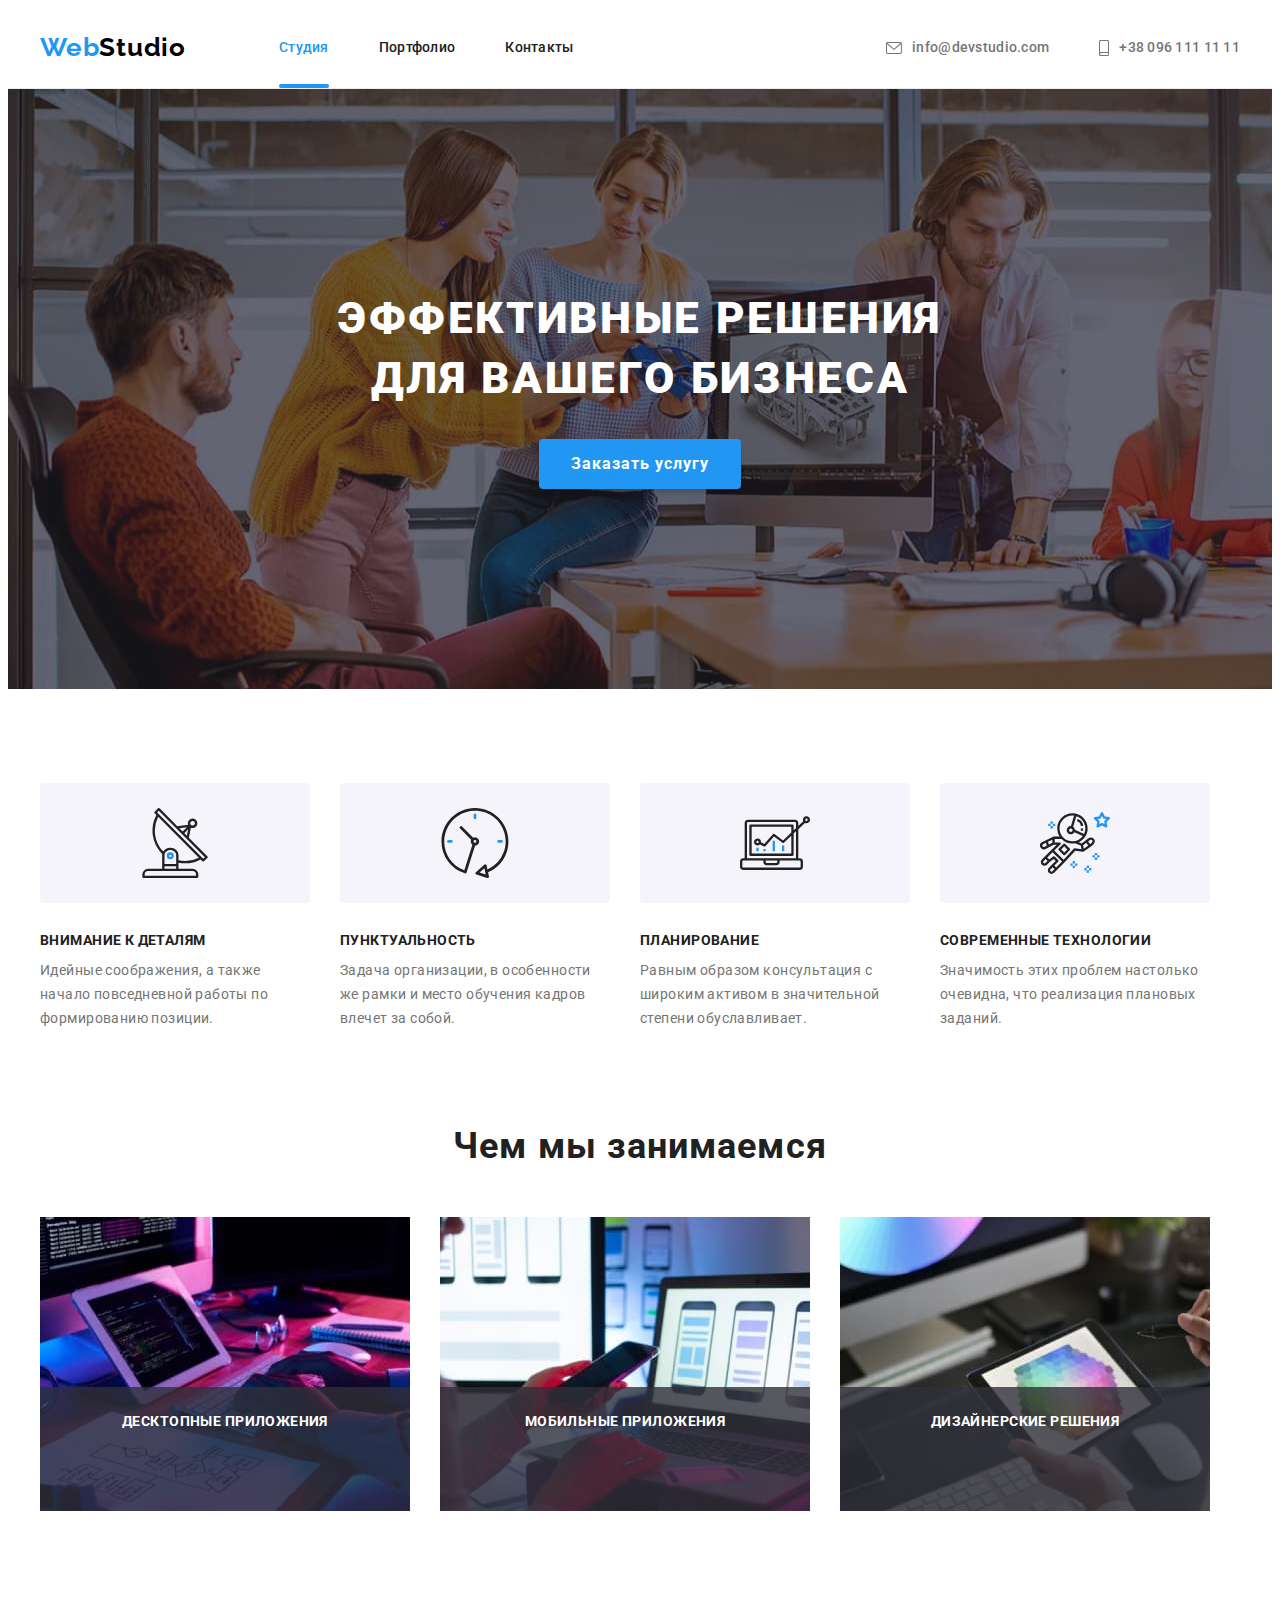
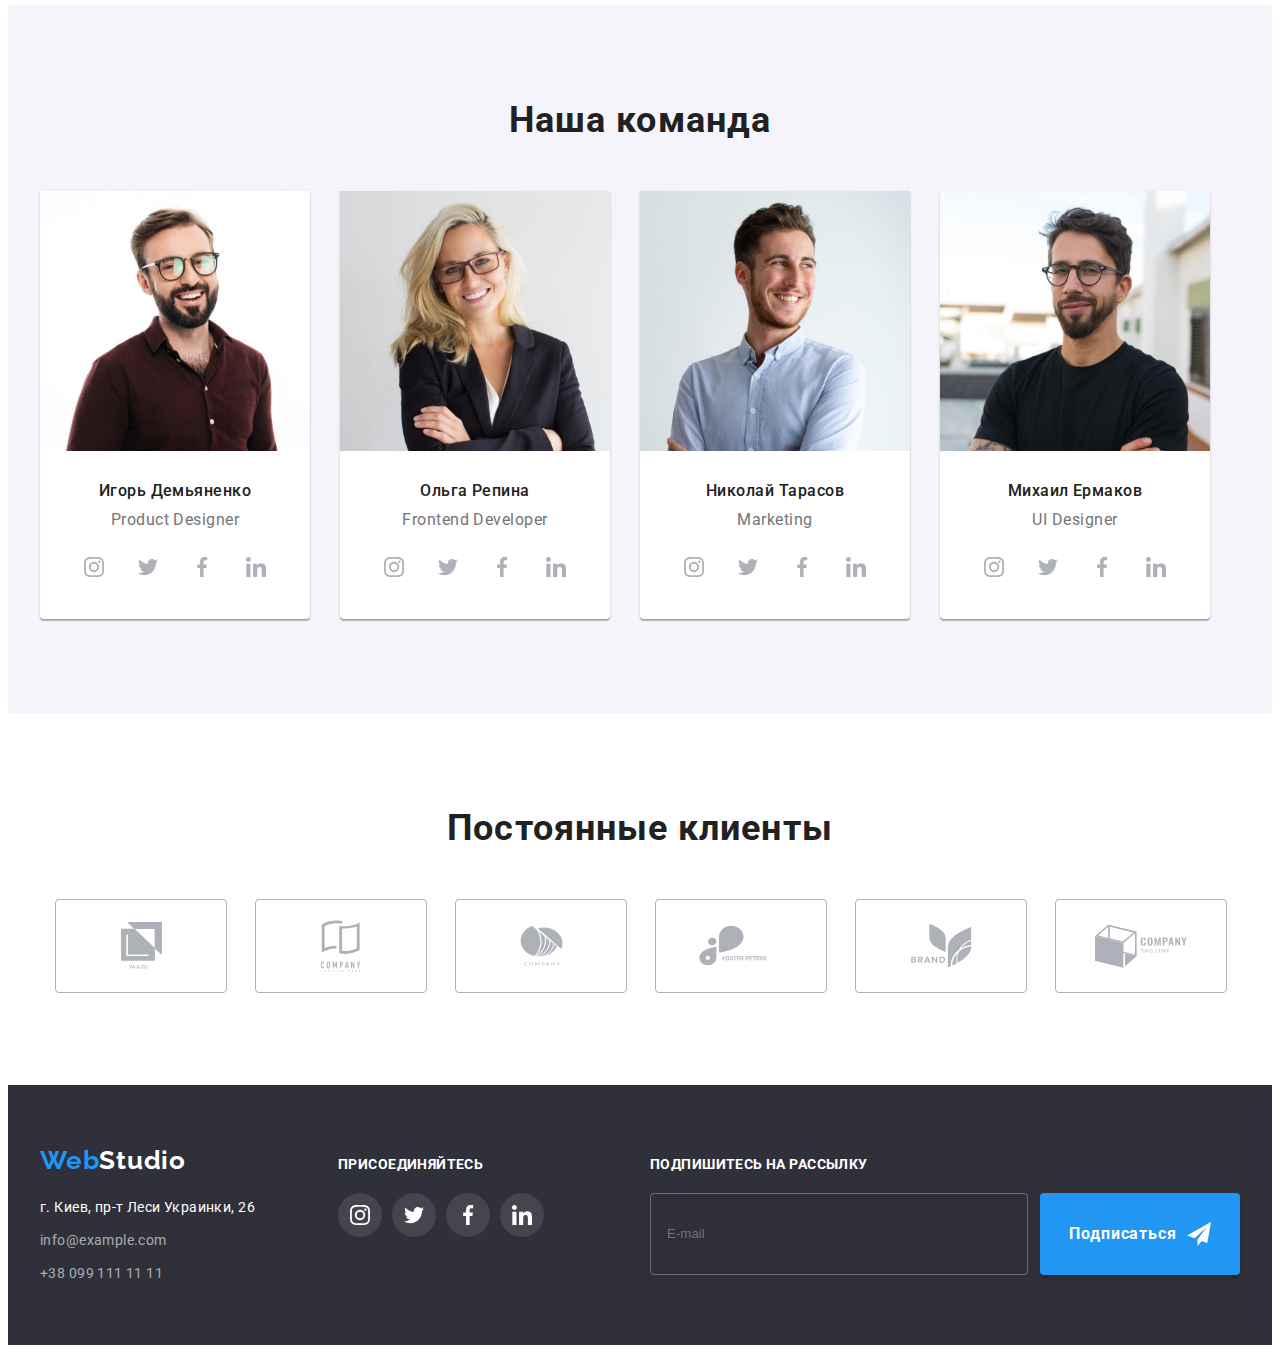
<file: index.html>
<!DOCTYPE html>
<html lang="ru">
  <head>
    <meta charset="UTF-8" />
    <meta http-equiv="X-UA-Compatible" content="IE=edge" />
    <meta name="viewport" content="width=device-width, initial-scale=1.0" />
    <title>Студия</title>
    <link rel="preconnect" href="https://fonts.googleapis.com" />
    <link rel="preconnect" href="https://fonts.gstatic.com" crossorigin />
    <link
      href="https://fonts.googleapis.com/css2?family=Raleway:wght@700&family=Roboto:wght@400;500;700;900&display=swap"
      rel="stylesheet"
    />
    <link
      rel="stylesheet"
      href="https://cdnjs.cloudflare.com/ajax/libs/modern-normalize/1.1.0/modern-normalize.min.css"
      integrity="sha512-wpPYUAdjBVSE4KJnH1VR1HeZfpl1ub8YT/NKx4PuQ5NmX2tKuGu6U/JRp5y+Y8XG2tV+wKQpNHVUX03MfMFn9Q=="
      crossorigin="anonymous"
      referrerpolicy="no-referrer"
    />
    <link rel="stylesheet" href="./css/main.min.css" />
  </head>

  <body>
    <header class="header">
      <div class="container header__container">
        <div class="mobile">
          <button class="mobile__button js-open-menu" type="button">
            <svg
              class="mobile__svg"
              width="40"
              height="40"
              aria-label="Переключатель мобильного меню"
              aria-controls="mobile-menu"
              aria-expanded="false"
            >
              <use
                class="mobile__open"
                href="./images/icons.svg#mobile-open"
              ></use>
            </svg>
          </button>
          <div class="mobile-menu js-menu-container" id="mobile-menu">
            <button class="mobile__button js-close-menu" type="button">
              <svg
                class="mobile__svg"
                width="40"
                height="40"
                aria-label="Переключатель мобильного меню"
                aria-controls="mobile-menu"
              >
                <use
                  class="mobile__close"
                  href="./images/icons.svg#mobile-close"
                ></use>
              </svg>
            </button>

            <ul class="mobile-menu__list">
              <li class="mobile-menu__item">
                <a
                  class="mobile-menu__link mobile-menu__link--current"
                  href="./index.html"
                  >Студия</a
                >
              </li>
              <li class="mobile-menu__item">
                <a class="mobile-menu__link" href="./portfolio.html"
                  >Портфолио</a
                >
              </li>
              <li class="mobile-menu__item">
                <a class="mobile-menu__link" href="">Контакты</a>
              </li>
            </ul>
            <div>
              <ul class="mobile-menu__contacts">
                <li class="mobile-menu__contacts-list">
                  <a class="mobile-menu__contacts-tel" href="tel:380961111111">
                    +38 096 111 11 11</a
                  >
                </li>
                <li class="mobile-menu__contacts-list">
                  <a
                    class="mobile-menu__contacts-mail"
                    href="mailto:info@devstudio.com"
                  >
                    info@devstudio.com</a
                  >
                </li>
              </ul>
              <ul class="mobile-menu__social">
                <li class="mobile-menu__social-item">
                  <a class="mobile-menu__social-link" href="">Instagram</a>
                </li>
                <li class="mobile-menu__social-item">
                  <a class="mobile-menu__social-link" href="">Twitter</a>
                </li>
                <li class="mobile-menu__social-item">
                  <a class="mobile-menu__social-link" href="">Facebook</a>
                </li>
                <li class="mobile-menu__social-item">
                  <a class="mobile-menu__social-link" href="">LinkedIn</a>
                </li>
              </ul>
            </div>
          </div>
        </div>
        <nav class="header-nav">
          <a class="logo logo--up" href="./index.html">
            Web<span class="logo__header">Studio</span></a
          >
          <ul class="header-nav__list">
            <li class="header-nav__item">
              <a
                class="header-nav__link header-nav__link--current"
                href="./index.html"
                >Студия</a
              >
            </li>
            <li class="header-nav__item">
              <a class="header-nav__link" href="./portfolio.html">Портфолио</a>
            </li>
            <li class="header-nav__item">
              <a class="header-nav__link" href="">Контакты</a>
            </li>
          </ul>
        </nav>
        <ul class="contact-quickly">
          <li class="contact-quickly__list">
            <a class="contact-quickly__link" href="mailto:info@devstudio.com">
              <svg class="contact-quickly__icon" width="16" height="12">
                <use href="./images/icons.svg#envelope"></use>
              </svg>
              info@devstudio.com</a
            >
          </li>
          <li class="contact-quickly__list">
            <a class="contact-quickly__link" href="tel:380961111111">
              <svg class="contact-quickly__icon" width="10" height="16">
                <use href="./images/icons.svg#smartphone"></use>
              </svg>
              +38 096 111 11 11</a
            >
          </li>
        </ul>
      </div>
    </header>
    <main>
      <section class="hero">
        <h1 class="hero__title">
          Эффективные решения <br />
          для вашего бизнеса
        </h1>
        <button class="button-general" type="button" data-modal-open>
          Заказать услугу
        </button>
      </section>

      <section class="feature section">
        <div class="container">
          <h2 class="visually-hidden">Особенности</h2>
          <ul class="feature__list">
            <li class="feature__item">
              <div class="feature__fon">
                <svg width="70" height="70">
                  <use href="./images/icons.svg#antenna"></use>
                </svg>
              </div>
              <h3 class="feature__title">Внимание к деталям</h3>
              <p class="feature__text">
                Идейные соображения, а также начало повседневной работы по
                формированию позиции.
              </p>
            </li>
            <li class="feature__item">
              <div class="feature__fon">
                <svg width="70" height="70">
                  <use href="./images/icons.svg#clock"></use>
                </svg>
              </div>
              <h3 class="feature__title">Пунктуальность</h3>
              <p class="feature__text">
                Задача организации, в особенности же рамки и место обучения
                кадров влечет за собой.
              </p>
            </li>
            <li class="feature__item">
              <div class="feature__fon">
                <svg width="70" height="70">
                  <use href="./images/icons.svg#diagram"></use>
                </svg>
              </div>

              <h3 class="feature__title">Планирование</h3>
              <p class="feature__text">
                Равным образом консультация с широким активом в значительной
                степени обуславливает.
              </p>
            </li>
            <li class="feature__item">
              <div class="feature__fon">
                <svg width="70" height="70">
                  <use href="./images/icons.svg#astronaut"></use>
                </svg>
              </div>

              <h3 class="feature__title">Современные технологии</h3>
              <p class="feature__text">
                Значимость этих проблем настолько очевидна, что реализация
                плановых заданий.
              </p>
            </li>
          </ul>
        </div>
      </section>

      <section class="promo">
        <div class="container">
          <h2 class="title">Чем мы занимаемся</h2>
          <ul class="promo__list">
            <li class="promo__item">
              <picture>
                <source
                  media="(min-width: 1200px)"
                  srcset="
                    ./images/work/work-1.jpg    1x,
                    ./images/work/work-1@2x.jpg 2x
                  "
                  type="image/jpg"
                />
                <img
                  src="./images/work/work-1.jpg"
                  alt="Разрабатываем приложения для настольных компьютеров"
                  width="370"
                  height="294"
                />
              </picture>
              <div class="promo__backgroundcolor">
                <p class="promo__descr">Десктопные приложения</p>
              </div>
            </li>
            <li class="promo__item">
              <picture>
                <source
                  media="(min-width: 1200px)"
                  srcset="
                    ./images/work/work-2.jpg    1x,
                    ./images/work/work-2@2x.jpg 2x
                  "
                  type="image/jpg"
                />
                <img
                  src="./images/work/work-2.jpg"
                  alt="Разрабатываем приложения для мобильных устройств"
                  width="370"
                  height="294"
                />
              </picture>
              <div class="promo__backgroundcolor">
                <p class="promo__descr">Мобильные приложения</p>
              </div>
            </li>
            <li class="promo__item">
              <picture>
                <source
                  media="(min-width: 1200px)"
                  srcset="
                    ./images/work/work-3.jpg    1x,
                    ./images/work/work-3@2x.jpg 2x
                  "
                  type="image/jpg"
                />
                <img
                  src="./images/work/work-3.jpg"
                  alt="Разрабатываем дизайнерские проекты"
                  width="370"
                  height="294"
                />
              </picture>
              <div class="promo__backgroundcolor">
                <p class="promo__descr">Дизайнерские решения</p>
              </div>
            </li>
          </ul>
        </div>
      </section>

      <section class="team section">
        <div class="container">
          <h2 class="title team__title">Наша команда</h2>
          <ul class="team__list">
            <li class="team__member">
              <picture>
                <source
                  media="(min-width: 1200px)"
                  srcset="
                    ./images/team/team-1_d.jpg    1x,
                    ./images/team/team-1_d@2x.jpg 2x
                  "
                  type="image/jpg"
                />
                <source
                  media="(min-width: 768px)"
                  srcset="
                    ./images/team/team-1_t.jpg    1x,
                    ./images/team/team-1_t@2x.jpg 2x
                  "
                  type="image/jpg"
                />
                <source
                  media="(max-width: 767px)"
                  srcset="
                    ./images/team/team-1_m.jpg    1x,
                    ./images/team/team-1_m@2x.jpg 2x
                  "
                  type="image/jpg"
                />
                <img
                  class="team__photo"
                  src="./images/team/team-1_m.jpg"
                  alt="Игорь Демьяненко"
                  width="450"
                  height="460"
                />
              </picture>

              <div class="team__descr">
                <h3 class="team__name">Игорь Демьяненко</h3>
                <p class="team__position" lang="en">Product Designer</p>
                <ul class="social-list">
                  <li class="social-list__item">
                    <a
                      class="social-list__link"
                      href=""
                      aria-label="Icon Instagram"
                      target="_blank"
                      rel="noopener noreferrer"
                    >
                      <svg class="social-list__icon" width="20" height="20">
                        <use href="./images/icons.svg#instagram"></use>
                      </svg>
                    </a>
                  </li>
                  <li class="social-list__item">
                    <a
                      class="social-list__link"
                      href=""
                      aria-label="Icon Twitter"
                      target="_blank"
                      rel="noopener noreferrer"
                    >
                      <svg class="social-list__icon" width="20" height="20">
                        <use href="./images/icons.svg#twitter"></use>
                      </svg>
                    </a>
                  </li>
                  <li class="social-list__item">
                    <a
                      class="social-list__link"
                      href=""
                      aria-label="Icon Facebook"
                      target="_blank"
                      rel="noopener noreferrer"
                    >
                      <svg class="social-list__icon" width="20" height="20">
                        <use href="./images/icons.svg#facebook"></use>
                      </svg>
                    </a>
                  </li>
                  <li class="social-list__item">
                    <a
                      class="social-list__link"
                      href=""
                      aria-label="Icon Linkedin"
                      target="_blank"
                      rel="noopener noreferrer"
                    >
                      <svg class="social-list__icon" width="20" height="20">
                        <use href="./images/icons.svg#linkedin"></use>
                      </svg>
                    </a>
                  </li>
                </ul>
              </div>
            </li>
            <li class="team__member">
              <picture>
                <source
                  media="(min-width: 1200px)"
                  srcset="
                    ./images/team/team-2_d.jpg    1x,
                    ./images/team/team-2_d@2x.jpg 2x
                  "
                  type="image/jpg"
                />
                <source
                  media="(min-width: 768px)"
                  srcset="
                    ./images/team/team-2_t.jpg    1x,
                    ./images/team/team-2_t@2x.jpg 2x
                  "
                  type="image/jpg"
                />
                <source
                  media="(max-width: 767px)"
                  srcset="
                    ./images/team/team-2_m.jpg    1x,
                    ./images/team/team-2_m@2x.jpg 2x
                  "
                  type="image/jpg"
                />
                <img
                  class="team__photo"
                  src="./images/team/team-2_m.jpg"
                  alt="Ольга Репина"
                  width="450"
                  height="460"
                />
              </picture>
              <div class="team__descr">
                <h3 class="team__name">Ольга Репина</h3>
                <p class="team__position" lang="en">Frontend Developer</p>
                <ul class="social-list">
                  <li class="social-list__item">
                    <a
                      class="social-list__link"
                      href=""
                      aria-label="Icon Instagram"
                      target="_blank"
                      rel="noopener noreferrer"
                    >
                      <svg class="social-list__icon" width="20" height="20">
                        <use href="./images/icons.svg#instagram"></use>
                      </svg>
                    </a>
                  </li>
                  <li class="social-list__item">
                    <a
                      class="social-list__link"
                      href=""
                      aria-label="Icon Twitter"
                      target="_blank"
                      rel="noopener noreferrer"
                    >
                      <svg class="social-list__icon" width="20" height="20">
                        <use href="./images/icons.svg#twitter"></use>
                      </svg>
                    </a>
                  </li>
                  <li class="social-list__item">
                    <a
                      class="social-list__link"
                      href=""
                      aria-label="Icon Facebook"
                      target="_blank"
                      rel="noopener noreferrer"
                    >
                      <svg class="social-list__icon" width="20" height="20">
                        <use href="./images/icons.svg#facebook"></use>
                      </svg>
                    </a>
                  </li>
                  <li class="social-list__item">
                    <a
                      class="social-list__link"
                      href=""
                      aria-label="Icon Linkedin"
                      target="_blank"
                      rel="noopener noreferrer"
                    >
                      <svg class="social-list__icon" width="20" height="20">
                        <use href="./images/icons.svg#linkedin"></use>
                      </svg>
                    </a>
                  </li>
                </ul>
              </div>
            </li>
            <li class="team__member">
              <picture>
                <source
                  media="(min-width: 1200px)"
                  srcset="
                    ./images/team/team-3_d.jpg    1x,
                    ./images/team/team-3_d@2x.jpg 2x
                  "
                  type="image/jpg"
                />
                <source
                  media="(min-width: 768px)"
                  srcset="
                    ./images/team/team-3_t.jpg    1x,
                    ./images/team/team-3_t@2x.jpg 2x
                  "
                  type="image/jpg"
                />
                <source
                  media="(max-width: 767px)"
                  srcset="
                    ./images/team/team-3_m.jpg    1x,
                    ./images/team/team-3_m@2x.jpg 2x
                  "
                  type="image/jpg"
                />
                <img
                  class="team__photo"
                  src="./images/team/team-3_m.jpg"
                  alt="Николай Тарасов"
                  width="450"
                  height="460"
                />
              </picture>
              <div class="team__descr">
                <h3 class="team__name">Николай Тарасов</h3>
                <p class="team__position" lang="en">Marketing</p>
                <ul class="social-list">
                  <li class="social-list__item">
                    <a
                      class="social-list__link"
                      href=""
                      aria-label="Icon Instagram"
                      target="_blank"
                      rel="noopener noreferrer"
                    >
                      <svg class="social-list__icon" width="20" height="20">
                        <use href="./images/icons.svg#instagram"></use>
                      </svg>
                    </a>
                  </li>
                  <li class="social-list__item">
                    <a
                      class="social-list__link"
                      href=""
                      aria-label="Icon Twitter"
                      target="_blank"
                      rel="noopener noreferrer"
                    >
                      <svg class="social-list__icon" width="20" height="20">
                        <use href="./images/icons.svg#twitter"></use>
                      </svg>
                    </a>
                  </li>
                  <li class="social-list__item">
                    <a
                      class="social-list__link"
                      href=""
                      aria-label="Icon Facebook"
                      target="_blank"
                      rel="noopener noreferrer"
                    >
                      <svg class="social-list__icon" width="20" height="20">
                        <use href="./images/icons.svg#facebook"></use>
                      </svg>
                    </a>
                  </li>
                  <li class="social-list__item">
                    <a
                      class="social-list__link"
                      href=""
                      aria-label="Icon Linkedin"
                      target="_blank"
                      rel="noopener noreferrer"
                    >
                      <svg class="social-list__icon" width="20" height="20">
                        <use href="./images/icons.svg#linkedin"></use>
                      </svg>
                    </a>
                  </li>
                </ul>
              </div>
            </li>
            <li class="team__member">
              <picture>
                <source
                  media="(min-width: 1200px)"
                  srcset="
                    ./images/team/team-4_d.jpg    1x,
                    ./images/team/team-4_d@2x.jpg 2x
                  "
                  type="image/jpg"
                />
                <source
                  media="(min-width: 768px)"
                  srcset="
                    ./images/team/team-4_t.jpg    1x,
                    ./images/team/team-4_t@2x.jpg 2x
                  "
                  type="image/jpg"
                />
                <source
                  media="(max-width: 767px)"
                  srcset="
                    ./images/team/team-4_m.jpg    1x,
                    ./images/team/team-4_m@2x.jpg 2x
                  "
                  type="image/jpg"
                />
                <img
                  class="team__photo"
                  src="./images/team/team-4_m.jpg"
                  alt="Михаил Ермаков"
                  width="450"
                  height="460"
                />
              </picture>
              <div class="team__descr">
                <h3 class="team__name">Михаил Ермаков</h3>
                <p class="team__position" lang="en">UI Designer</p>
                <ul class="social-list">
                  <li class="social-list__item">
                    <a
                      class="social-list__link"
                      href=""
                      aria-label="Icon Instagram"
                      target="_blank"
                      rel="noopener noreferrer"
                    >
                      <svg class="social-list__icon" width="20" height="20">
                        <use href="./images/icons.svg#instagram"></use>
                      </svg>
                    </a>
                  </li>
                  <li class="social-list__item">
                    <a
                      class="social-list__link"
                      href=""
                      aria-label="Icon Twitter"
                      target="_blank"
                      rel="noopener noreferrer"
                    >
                      <svg class="social-list__icon" width="20" height="20">
                        <use href="./images/icons.svg#twitter"></use>
                      </svg>
                    </a>
                  </li>
                  <li class="social-list__item">
                    <a
                      class="social-list__link"
                      href=""
                      aria-label="Icon Facebook"
                      target="_blank"
                      rel="noopener noreferrer"
                    >
                      <svg class="social-list__icon" width="20" height="20">
                        <use href="./images/icons.svg#facebook"></use>
                      </svg>
                    </a>
                  </li>
                  <li class="social-list__item">
                    <a
                      class="social-list__link"
                      href=""
                      aria-label="Icon Linkedin"
                      target="_blank"
                      rel="noopener noreferrer"
                    >
                      <svg class="social-list__icon" width="20" height="20">
                        <use href="./images/icons.svg#linkedin"></use>
                      </svg>
                    </a>
                  </li>
                </ul>
              </div>
            </li>
          </ul>
        </div>
      </section>

      <section class="clients section">
        <div class="container">
          <h2 class="title">Постоянные клиенты</h2>
          <ul class="clients__list">
            <li class="our-client">
              <a class="our-client__link" href="">
                <svg class="our-client__logo" width="41" height="47">
                  <use href="./images/icons.svg#ya-co"></use>
                </svg>
              </a>
            </li>
            <li class="our-client">
              <a class="our-client__link" href="">
                <svg class="our-client__logo" width="40" height="52">
                  <use href="./images/icons.svg#tagline"></use>
                </svg>
              </a>
            </li>
            <li class="our-client">
              <a class="our-client__link" href="">
                <svg class="our-client__logo" width="43" height="41">
                  <use href="./images/icons.svg#company"></use>
                </svg>
              </a>
            </li>
            <li class="our-client">
              <a class="our-client__link" href="">
                <svg class="our-client__logo" width="84" height="41">
                  <use href="./images/icons.svg#foster"></use>
                </svg>
              </a>
            </li>
            <li class="our-client">
              <a class="our-client__link" href="">
                <svg class="our-client__logo" width="63" height="45">
                  <use href="./images/icons.svg#brand"></use>
                </svg>
              </a>
            </li>
            <li class="our-client">
              <a class="our-client__link" href="">
                <svg class="our-client__logo" width="94" height="44">
                  <use href="./images/icons.svg#tag-line"></use>
                </svg>
              </a>
            </li>
          </ul>
        </div>
      </section>
    </main>
    <footer class="footer">
      <div class="container footer__container">
        <div class="footer__adress">
          <a class="logo logo--down" href="./index.html">
            Web<span class="logo__footer">Studio</span></a
          >
          <address>
            <ul class="contacts">
              <li class="contacts__item">
                <a
                  class="contacts__decor"
                  href="https://goo.gl/maps/PAiW9LLceKNYEAaVA"
                  target="_blank"
                  rel="noreferrer noopener nofollow"
                  >г. Киев, пр-т Леси Украинки, 26</a
                >
              </li>
              <li class="contacts__item">
                <a
                  class="contacts__decor--transparency"
                  href="mailto:info@example.com"
                  >info@example.com</a
                >
              </li>
              <li class="contacts__item">
                <a class="contacts__decor--transparency" href="tel:380991111111"
                  >+38 099 111 11 11</a
                >
              </li>
            </ul>
          </address>
        </div>
        <div class="join">
          <p class="join__title">присоединяйтесь</p>
          <ul class="social-list">
            <li class="social-list__item">
              <a
                class="social-list__link social-list__link--footer"
                href=""
                aria-label="Icon Instagram"
              >
                <svg class="social-list__icon" width="20" height="20">
                  <use href="./images/icons.svg#instagram"></use>
                </svg>
              </a>
            </li>
            <li class="social-list__item">
              <a
                class="social-list__link social-list__link--footer"
                href=""
                aria-label="Icon Twitter"
              >
                <svg
                  class="social-list__icon adress-icon"
                  width="20"
                  height="20"
                >
                  <use href="./images/icons.svg#twitter"></use>
                </svg>
              </a>
            </li>
            <li class="social-list__item">
              <a
                class="social-list__link social-list__link--footer"
                href=""
                aria-label="Icon Facebook"
              >
                <svg
                  class="social-list__icon adress-icon"
                  width="20"
                  height="20"
                >
                  <use href="./images/icons.svg#facebook"></use>
                </svg>
              </a>
            </li>
            <li class="social-list__item">
              <a
                class="social-list__link social-list__link--footer"
                href=""
                aria-label="Icon Linkedin"
              >
                <svg
                  class="social-list__icon adress-icon"
                  width="20"
                  height="20"
                >
                  <use href="./images/icons.svg#linkedin"></use>
                </svg>
              </a>
            </li>
          </ul>
        </div>
        <form class="subscription" autocomplete="off">
          <label class="subscription__label" for="subscription"
            >Подпишитесь на рассылку</label
          >
          <div class="subscription__form">
            <input
              class="subscription__input"
              type="email"
              name="subscription"
              id="subscription"
              placeholder="E-mail"
            />
            <button class="subscription__button" type="submit">
              <span class="subscription__send">Подписаться</span>
              <svg class="subscription__icon" width="24" height="24">
                <use href="./images/icons.svg#icon-send"></use>
              </svg>
            </button>
          </div>
        </form>
      </div>
    </footer>
    <div class="backdrop is-hidden" data-modal>
      <div class="modal">
        <button class="close-button" type="button" data-modal-close>
          <svg class="close-button__svg" width="18" height="18">
            <use href="./images/icons.svg#close"></use>
          </svg>
        </button>

        <strong class="modal__title"
          >Оставьте свои данные, мы вам перезвоним</strong
        >
        <label class="modal__form">
          <span class="modal__label">Имя</span>
          <span class="modal__custom">
            <input class="modal__input" type="text" name="name" />
            <svg class="modal__icon" width="18" height="18">
              <use href="./images/icons.svg#person-modal"></use>
            </svg>
          </span>
        </label>
        <label class="modal__form">
          <span class="modal__label">Телефон</span>
          <span class="modal__custom">
            <input class="modal__input" type="tel" name="tel" />
            <svg class="modal__icon" width="18" height="18">
              <use href="./images/icons.svg#phone-modal"></use>
            </svg>
          </span>
        </label>
        <label class="modal__form">
          <span class="modal__label">Почта</span>
          <span class="modal__custom">
            <input class="modal__input" type="email" name="e-mail" />
            <svg class="modal__icon" width="18" height="18">
              <use href="./images/icons.svg#email-modal"></use>
            </svg>
          </span>
        </label>
        <div class="modal__area-form">
          <label class="modal__label" for="textarea">Комментарий</label>
          <textarea
            class="modal__area"
            name="textarea"
            rows="10"
            id="textarea"
            placeholder="Введите текст"
          ></textarea>
        </div>

        <label class="checkbox-form">
          <input
            class="checkbox-form__checkbox visually-hidden"
            type="checkbox"
          />
          <span class="checkbox-form__icon">
            <svg width="16" height="15">
              <use href="./images/icons.svg#icon-check-modal"></use>
            </svg>
          </span>
          <span class="checkbox-form__text"
            >Соглашаюсь с рассылкой и принимаю
            <a class="checkbox-form__link" href="">Условия договора</a></span
          >
        </label>

        <button class="button-general" type="submit">Отправить</button>
      </div>
    </div>
    <script src="./js/mobile-menu.js"></script>
    <script src="./js/modal.js"></script>
  </body>
</html>
</file>
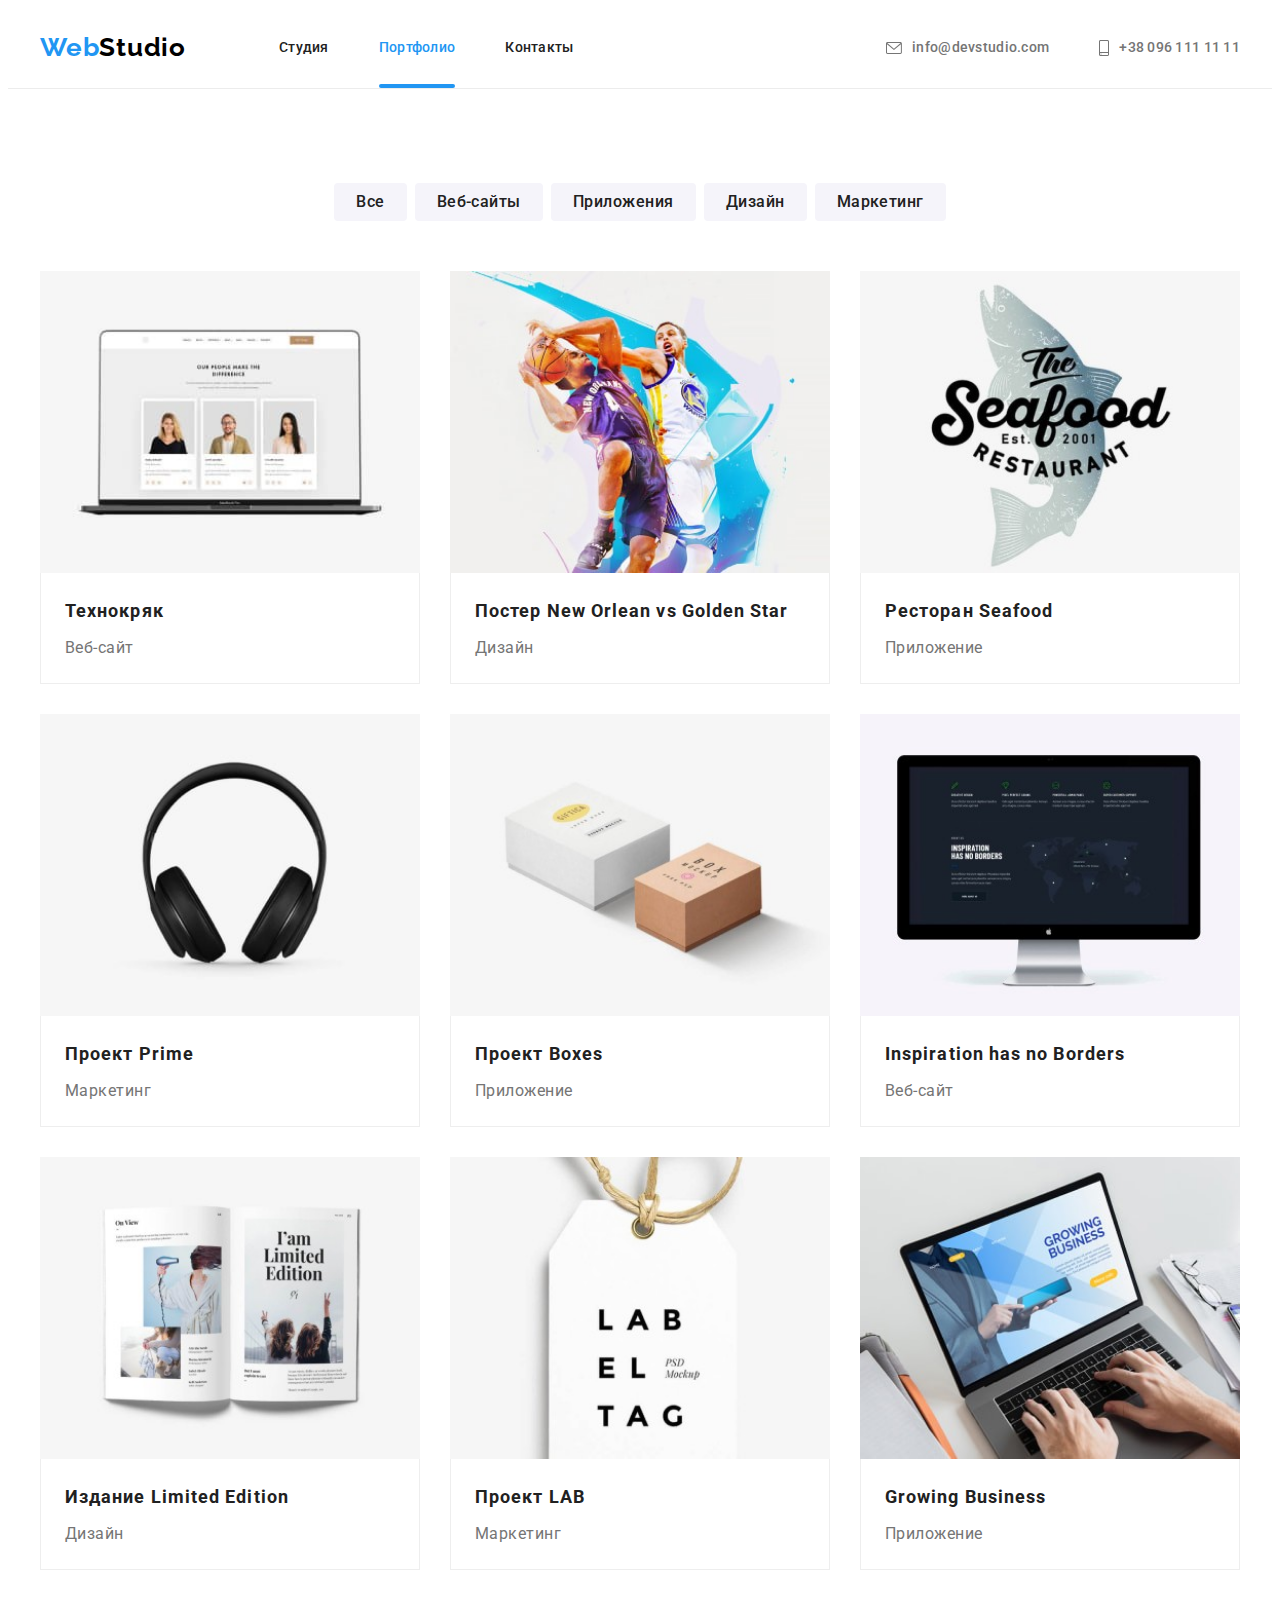
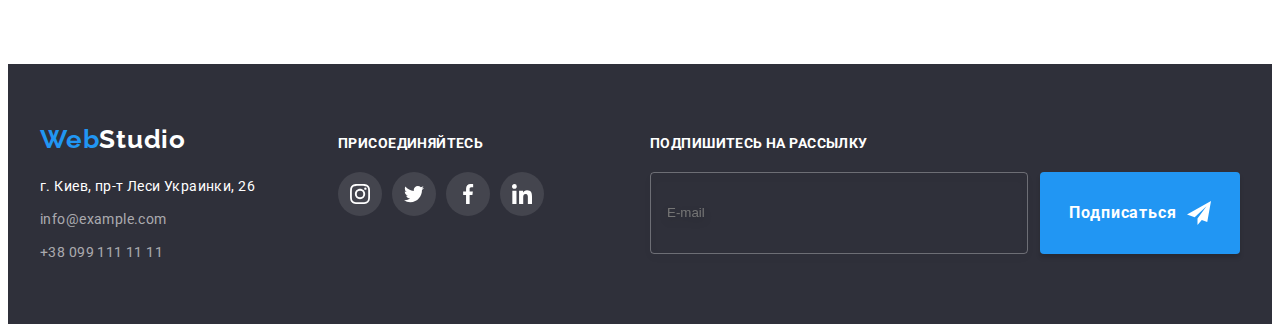
<file: portfolio.html>
<!DOCTYPE html>
<html lang="ru">
  <head>
    <meta charset="UTF-8" />
    <meta http-equiv="X-UA-Compatible" content="IE=edge" />
    <meta name="viewport" content="width=device-width, initial-scale=1.0" />
    <title>Портфолио</title>
    <link rel="preconnect" href="https://fonts.googleapis.com" />
    <link rel="preconnect" href="https://fonts.gstatic.com" crossorigin />
    <link
      href="https://fonts.googleapis.com/css2?family=Raleway:wght@700&family=Roboto:wght@400;500;700;900&display=swap"
      rel="stylesheet"
    />
    <link
      rel="stylesheet"
      href="https://cdnjs.cloudflare.com/ajax/libs/modern-normalize/1.1.0/modern-normalize.min.css"
      integrity="sha512-wpPYUAdjBVSE4KJnH1VR1HeZfpl1ub8YT/NKx4PuQ5NmX2tKuGu6U/JRp5y+Y8XG2tV+wKQpNHVUX03MfMFn9Q=="
      crossorigin="anonymous"
      referrerpolicy="no-referrer"
    />
    <link rel="stylesheet" href="./css/main.min.css" />
  </head>

  <body>
    <header class="header">
      <div class="container header__container">
        <div class="mobile">
          <button class="mobile__button" type="button" data-menu-button>
            <svg
              class="mobile__svg"
              width="40"
              height="40"
              aria-label="Переключатель мобильного меню"
              aria-controls="mobile-menu"
            >
              <use
                class="mobile__open"
                href="./images/icons.svg#mobile-open"
              ></use>
              <use
                class="mobile__close"
                href="./images/icons.svg#mobile-close"
              ></use>
            </svg>
          </button>
          <div class="mobile-menu" id="mobile-menu" data-menu>
            <ul class="mobile-menu__list">
              <li class="mobile-menu__item">
                <a
                  class="mobile-menu__link mobile-menu__link--current"
                  href="./index.html"
                  >Студия</a
                >
              </li>
              <li class="mobile-menu__item">
                <a class="mobile-menu__link" href="./portfolio.html"
                  >Портфолио</a
                >
              </li>
              <li class="mobile-menu__item">
                <a class="mobile-menu__link" href="">Контакты</a>
              </li>
            </ul>
            <div>
              <ul class="mobile-menu__contacts">
                <li class="mobile-menu__contacts-list">
                  <a class="mobile-menu__contacts-tel" href="tel:380961111111">
                    +38 096 111 11 11</a
                  >
                </li>
                <li class="mobile-menu__contacts-list">
                  <a
                    class="mobile-menu__contacts-mail"
                    href="mailto:info@devstudio.com"
                  >
                    info@devstudio.com</a
                  >
                </li>
              </ul>
              <ul class="mobile-menu__social">
                <li class="mobile-menu__social-item">
                  <a class="mobile-menu__social-link" href="">Instagram</a>
                </li>
                <li class="mobile-menu__social-item">
                  <a class="mobile-menu__social-link" href="">Twitter</a>
                </li>
                <li class="mobile-menu__social-item">
                  <a class="mobile-menu__social-link" href="">Facebook</a>
                </li>
                <li class="mobile-menu__social-item">
                  <a class="mobile-menu__social-link" href="">LinkedIn</a>
                </li>
              </ul>
            </div>
          </div>
        </div>
        <nav class="header-nav">
          <a class="logo logo--up" href="./index.html">
            Web<span class="logo__header">Studio</span></a
          >
          <ul class="header-nav__list">
            <li class="header-nav__item">
              <a class="header-nav__link" href="./index.html">Студия</a>
            </li>
            <li class="header-nav__item">
              <a
                class="header-nav__link header-nav__link--current"
                href="./portfolio.html"
                >Портфолио</a
              >
            </li>
            <li class="header-nav__item">
              <a class="header-nav__link" href="">Контакты</a>
            </li>
          </ul>
        </nav>
        <ul class="contact-quickly">
          <li class="contact-quickly__list">
            <a class="contact-quickly__link" href="mailto:info@devstudio.com">
              <svg class="contact-quickly__icon" width="16" height="12">
                <use href="./images/icons.svg#envelope"></use>
              </svg>
              info@devstudio.com</a
            >
          </li>
          <li class="contact-quickly__list">
            <a class="contact-quickly__link" href="tel:380961111111">
              <svg class="contact-quickly__icon" width="10" height="16">
                <use href="./images/icons.svg#smartphone"></use>
              </svg>
              +38 096 111 11 11</a
            >
          </li>
        </ul>
      </div>
    </header>
    <main>
      <section class="section">
        <div class="container">
          <h1 class="visually-hidden">Примеры работ веб-студии</h1>
          <ul class="filter">
            <li class="filter__item">
              <button class="filter__button" type="button">Все</button>
            </li>
            <li class="filter__item">
              <button class="filter__button" type="button">Веб-сайты</button>
            </li>
            <li class="filter__item">
              <button class="filter__button" type="button">Приложения</button>
            </li>
            <li class="filter__item">
              <button class="filter__button" type="button">Дизайн</button>
            </li>
            <li class="filter__item">
              <button class="filter__button" type="button">Маркетинг</button>
            </li>
          </ul>
          <ul class="portfolio">
            <li class="portfolio__item">
              <a class="customer" href="">
                <div class="customer__vor-overlay">
                  <picture>
                    <source
                      media="(min-width: 1200px)"
                      srcset="
                        ./images/portfolio/1-technokrjak_d.jpg    1x,
                        ./images/portfolio/1-technokrjak_d@2x.jpg 2x
                      "
                      type="image/jpg"
                    />
                    <source
                      media="(min-width: 768px)"
                      srcset="
                        ./images/portfolio/1-technokrjak_t.jpg    1x,
                        ./images/portfolio/1-technokrjak_t@2x.jpg 2x
                      "
                      type="image/jpg"
                    />
                    <source
                      media="(max-width: 767px)"
                      srcset="
                        ./images/portfolio/1-technokrjak_m.jpg    1x,
                        ./images/portfolio/1-technokrjak_m@2x.jpg 2x
                      "
                      type="image/jpg"
                    />
                    <img
                      src="./images/portfolio/1-technokrjak_m.jpg"
                      alt="Изображение ноутбука"
                      width="450"
                      height="294"
                    />
                  </picture>
                  <div class="customer__overlay">
                    <p class="customer__overlay-descr">
                      Ресурс предлагает комплексные предложения с разным уровнем
                      функционала и сервисов. Все это позволит посетителю
                      получить исчерпывающие сведения о компании или частном
                      лице.
                    </p>
                  </div>
                </div>
                <div class="customer__description">
                  <h2 class="customer__company">Технокряк</h2>
                  <p class="customer__type">Веб-сайт</p>
                </div>
              </a>
            </li>
            <li class="portfolio__item">
              <a class="customer" href="">
                <div class="customer__vor-overlay">
                  <picture>
                    <source
                      media="(min-width: 1200px)"
                      srcset="
                        ./images/portfolio/2-new-orlean_d.jpg    1x,
                        ./images/portfolio/2-new-orlean_d@2x.jpg 2x
                      "
                      type="image/jpg"
                    />
                    <source
                      media="(min-width: 768px)"
                      srcset="
                        ./images/portfolio/2-new-orlean_t.jpg    1x,
                        ./images/portfolio/2-new-orlean_t@2x.jpg 2x
                      "
                      type="image/jpg"
                    />
                    <source
                      media="(max-width: 767px)"
                      srcset="
                        ./images/portfolio/2-new-orlean_m.jpg    1x,
                        ./images/portfolio/2-new-orlean_m@2x.jpg 2x
                      "
                      type="image/jpg"
                    />
                    <img
                      src="./images/portfolio/2-new-orlean_m.jpg"
                      alt="Изображение ноутбука"
                      width="450"
                      height="294"
                    />
                  </picture>
                  <div class="customer__overlay">
                    <p class="customer__overlay-descr">
                      Ресурс предлагает комплексные предложения с разным уровнем
                      функционала и сервисов. Все это позволит посетителю
                      получить исчерпывающие сведения о компании или частном
                      лице.
                    </p>
                  </div>
                </div>
                <div class="customer__description">
                  <h2 class="customer__company">
                    Постер New Orlean vs Golden Star
                  </h2>
                  <p class="customer__type">Дизайн</p>
                </div>
              </a>
            </li>
            <li class="portfolio__item">
              <a class="customer" href="">
                <div class="customer__vor-overlay">
                  <picture>
                    <source
                      media="(min-width: 1200px)"
                      srcset="
                        ./images/portfolio/3-seafood_d.jpg    1x,
                        ./images/portfolio/3-seafood_d@2x.jpg 2x
                      "
                      type="image/jpg"
                    />
                    <source
                      media="(min-width: 768px)"
                      srcset="
                        ./images/portfolio/3-seafood_t.jpg    1x,
                        ./images/portfolio/3-seafood_t@2x.jpg 2x
                      "
                      type="image/jpg"
                    />
                    <source
                      media="(max-width: 767px)"
                      srcset="
                        ./images/portfolio/3-seafood_m.jpg    1x,
                        ./images/portfolio/3-seafood_m@2x.jpg 2x
                      "
                      type="image/jpg"
                    />
                    <img
                      src="./images/portfolio/3-seafood_m.jpg"
                      alt="Изображение ноутбука"
                      width="450"
                      height="294"
                    />
                  </picture>
                  <div class="customer__overlay">
                    <p class="customer__overlay-descr">
                      Ресурс предлагает комплексные предложения с разным уровнем
                      функционала и сервисов. Все это позволит посетителю
                      получить исчерпывающие сведения о компании или частном
                      лице.
                    </p>
                  </div>
                </div>

                <div class="customer__description">
                  <h2 class="customer__company">Ресторан Seafood</h2>
                  <p class="customer__type">Приложение</p>
                </div>
              </a>
            </li>
            <li class="portfolio__item">
              <a class="customer" href="">
                <div class="customer__vor-overlay">
                  <picture>
                    <source
                      media="(min-width: 1200px)"
                      srcset="
                        ./images/portfolio/4-prime_d.jpg    1x,
                        ./images/portfolio/4-prime_d@2x.jpg 2x
                      "
                      type="image/jpg"
                    />
                    <source
                      media="(min-width: 768px)"
                      srcset="
                        ./images/portfolio/4-prime_t.jpg    1x,
                        ./images/portfolio/4-prime_t@2x.jpg 2x
                      "
                      type="image/jpg"
                    />
                    <source
                      media="(max-width: 767px)"
                      srcset="
                        ./images/portfolio/4-prime_m.jpg    1x,
                        ./images/portfolio/4-prime_m@2x.jpg 2x
                      "
                      type="image/jpg"
                    />
                    <img
                      src="./images/portfolio/4-prime_m.jpg"
                      alt="Изображение ноутбука"
                      width="450"
                      height="294"
                    />
                  </picture>
                  <div class="customer__overlay">
                    <p class="customer__overlay-descr">
                      Ресурс предлагает комплексные предложения с разным уровнем
                      функционала и сервисов. Все это позволит посетителю
                      получить исчерпывающие сведения о компании или частном
                      лице.
                    </p>
                  </div>
                </div>

                <div class="customer__description">
                  <h2 class="customer__company">Проект Prime</h2>
                  <p class="customer__type">Маркетинг</p>
                </div>
              </a>
            </li>
            <li class="portfolio__item">
              <a class="customer" href="">
                <div class="customer__vor-overlay">
                  <picture>
                    <source
                      media="(min-width: 1200px)"
                      srcset="
                        ./images/portfolio/5-boxes_d.jpg    1x,
                        ./images/portfolio/5-boxes_d@2x.jpg 2x
                      "
                      type="image/jpg"
                    />
                    <source
                      media="(min-width: 768px)"
                      srcset="
                        ./images/portfolio/5-boxes_t.jpg    1x,
                        ./images/portfolio/5-boxes_t@2x.jpg 2x
                      "
                      type="image/jpg"
                    />
                    <source
                      media="(max-width: 767px)"
                      srcset="
                        ./images/portfolio/5-boxes_m.jpg    1x,
                        ./images/portfolio/5-boxes_m@2x.jpg 2x
                      "
                      type="image/jpg"
                    />
                    <img
                      src="./images/portfolio/5-boxes_m.jpg"
                      alt="Изображение ноутбука"
                      width="450"
                      height="294"
                    />
                  </picture>
                  <div class="customer__overlay">
                    <p class="customer__overlay-descr">
                      Ресурс предлагает комплексные предложения с разным уровнем
                      функционала и сервисов. Все это позволит посетителю
                      получить исчерпывающие сведения о компании или частном
                      лице.
                    </p>
                  </div>
                </div>

                <div class="customer__description">
                  <h2 class="customer__company">Проект Boxes</h2>
                  <p class="customer__type">Приложение</p>
                </div>
              </a>
            </li>
            <li class="portfolio__item">
              <a class="customer" href="">
                <div class="customer__vor-overlay">
                  <picture>
                    <source
                      media="(min-width: 1200px)"
                      srcset="
                        ./images/portfolio/6-inspiration_d.jpg    1x,
                        ./images/portfolio/6-inspiration_d@2x.jpg 2x
                      "
                      type="image/jpg"
                    />
                    <source
                      media="(min-width: 768px)"
                      srcset="
                        ./images/portfolio/6-inspiration_t.jpg    1x,
                        ./images/portfolio/6-inspiration_t@2x.jpg 2x
                      "
                      type="image/jpg"
                    />
                    <source
                      media="(max-width: 767px)"
                      srcset="
                        ./images/portfolio/6-inspiration_m.jpg    1x,
                        ./images/portfolio/6-inspiration_m@2x.jpg 2x
                      "
                      type="image/jpg"
                    />
                    <img
                      src="./images/portfolio/6-inspiration_m.jpg"
                      alt="Изображение ноутбука"
                      width="450"
                      height="294"
                    />
                  </picture>
                  <div class="customer__overlay">
                    <p class="customer__overlay-descr">
                      Ресурс предлагает комплексные предложения с разным уровнем
                      функционала и сервисов. Все это позволит посетителю
                      получить исчерпывающие сведения о компании или частном
                      лице.
                    </p>
                  </div>
                </div>

                <div class="customer__description">
                  <h2 class="customer__company">Inspiration has no Borders</h2>
                  <p class="customer__type">Веб-сайт</p>
                </div>
              </a>
            </li>
            <li class="portfolio__item">
              <a class="customer" href="">
                <div class="customer__vor-overlay">
                  <picture>
                    <source
                      media="(min-width: 1200px)"
                      srcset="
                        ./images/portfolio/7-limited-edition_d.jpg    1x,
                        ./images/portfolio/7-limited-edition_d@2x.jpg 2x
                      "
                      type="image/jpg"
                    />
                    <source
                      media="(min-width: 768px)"
                      srcset="
                        ./images/portfolio/7-limited-edition_t.jpg    1x,
                        ./images/portfolio/7-limited-edition_t@2x.jpg 2x
                      "
                      type="image/jpg"
                    />
                    <source
                      media="(max-width: 767px)"
                      srcset="
                        ./images/portfolio/7-limited-edition_m.jpg    1x,
                        ./images/portfolio/7-limited-edition_m@2x.jpg 2x
                      "
                      type="image/jpg"
                    />
                    <img
                      src="./images/portfolio/7-limited-edition_m.jpg"
                      alt="Изображение ноутбука"
                      width="450"
                      height="294"
                    />
                  </picture>
                  <div class="customer__overlay">
                    <p class="customer__overlay-descr">
                      Ресурс предлагает комплексные предложения с разным уровнем
                      функционала и сервисов. Все это позволит посетителю
                      получить исчерпывающие сведения о компании или частном
                      лице.
                    </p>
                  </div>
                </div>

                <div class="customer__description">
                  <h2 class="customer__company">Издание Limited Edition</h2>
                  <p class="customer__type">Дизайн</p>
                </div>
              </a>
            </li>
            <li class="portfolio__item">
              <a class="customer" href="">
                <div class="customer__vor-overlay">
                  <picture>
                    <source
                      media="(min-width: 1200px)"
                      srcset="
                        ./images/portfolio/8-lab_d.jpg    1x,
                        ./images/portfolio/8-lab_d@2x.jpg 2x
                      "
                      type="image/jpg"
                    />
                    <source
                      media="(min-width: 768px)"
                      srcset="
                        ./images/portfolio/8-lab_t.jpg    1x,
                        ./images/portfolio/8-lab_t@2x.jpg 2x
                      "
                      type="image/jpg"
                    />
                    <source
                      media="(max-width: 767px)"
                      srcset="
                        ./images/portfolio/8-lab_m.jpg    1x,
                        ./images/portfolio/8-lab_m@2x.jpg 2x
                      "
                      type="image/jpg"
                    />
                    <img
                      src="./images/portfolio/8-lab_m.jpg"
                      alt="Изображение ноутбука"
                      width="450"
                      height="294"
                    />
                  </picture>
                  <div class="customer__overlay">
                    <p class="customer__overlay-descr">
                      Ресурс предлагает комплексные предложения с разным уровнем
                      функционала и сервисов. Все это позволит посетителю
                      получить исчерпывающие сведения о компании или частном
                      лице.
                    </p>
                  </div>
                </div>

                <div class="customer__description">
                  <h2 class="customer__company">Проект LAB</h2>
                  <p class="customer__type">Маркетинг</p>
                </div>
              </a>
            </li>
            <li class="portfolio__item">
              <a class="customer" href="">
                <div class="customer__vor-overlay">
                  <picture>
                    <source
                      media="(min-width: 1200px)"
                      srcset="
                        ./images/portfolio/9-growing-business_d.jpg    1x,
                        ./images/portfolio/9-growing-business_d@2x.jpg 2x
                      "
                      type="image/jpg"
                    />
                    <source
                      media="(min-width: 768px)"
                      srcset="
                        ./images/portfolio/9-growing-business_t.jpg    1x,
                        ./images/portfolio/9-growing-business_t@2x.jpg 2x
                      "
                      type="image/jpg"
                    />
                    <source
                      media="(max-width: 767px)"
                      srcset="
                        ./images/portfolio/9-growing-business_m.jpg    1x,
                        ./images/portfolio/9-growing-business_m@2x.jpg 2x
                      "
                      type="image/jpg"
                    />
                    <img
                      src="./images/portfolio/9-growing-business_m.jpg"
                      alt="Изображение ноутбука"
                      width="450"
                      height="294"
                    />
                  </picture>
                  <div class="customer__overlay">
                    <p class="customer__overlay-descr">
                      Ресурс предлагает комплексные предложения с разным уровнем
                      функционала и сервисов. Все это позволит посетителю
                      получить исчерпывающие сведения о компании или частном
                      лице.
                    </p>
                  </div>
                </div>
                <div class="customer__description">
                  <h2 class="customer__company">Growing Business</h2>
                  <p class="customer__type">Приложение</p>
                </div>
              </a>
            </li>
          </ul>
        </div>
      </section>
    </main>
    <footer class="footer">
      <div class="container footer__container">
        <div class="footer__adress">
          <a class="logo logo--down" href="./index.html">
            Web<span class="logo__footer">Studio</span></a
          >
          <address>
            <ul class="contacts">
              <li class="contacts__item">
                <a
                  class="contacts__decor"
                  href="https://goo.gl/maps/PAiW9LLceKNYEAaVA"
                  target="_blank"
                  rel="noreferrer noopener nofollow"
                  >г. Киев, пр-т Леси Украинки, 26</a
                >
              </li>
              <li class="contacts__item">
                <a
                  class="contacts__decor--transparency"
                  href="mailto:info@example.com"
                  >info@example.com</a
                >
              </li>
              <li class="contacts__item">
                <a class="contacts__decor--transparency" href="tel:380991111111"
                  >+38 099 111 11 11</a
                >
              </li>
            </ul>
          </address>
        </div>
        <div class="join">
          <p class="join__title">присоединяйтесь</p>
          <ul class="social-list">
            <li class="social-list__item">
              <a
                class="social-list__link social-list__link--footer"
                href=""
                aria-label="Icon Instagram"
              >
                <svg class="social-list__icon" width="20" height="20">
                  <use href="./images/icons.svg#instagram"></use>
                </svg>
              </a>
            </li>
            <li class="social-list__item">
              <a
                class="social-list__link social-list__link--footer"
                href=""
                aria-label="Icon Twitter"
              >
                <svg
                  class="social-list__icon adress-icon"
                  width="20"
                  height="20"
                >
                  <use href="./images/icons.svg#twitter"></use>
                </svg>
              </a>
            </li>
            <li class="social-list__item">
              <a
                class="social-list__link social-list__link--footer"
                href=""
                aria-label="Icon Facebook"
              >
                <svg
                  class="social-list__icon adress-icon"
                  width="20"
                  height="20"
                >
                  <use href="./images/icons.svg#facebook"></use>
                </svg>
              </a>
            </li>
            <li class="social-list__item">
              <a
                class="social-list__link social-list__link--footer"
                href=""
                aria-label="Icon Linkedin"
              >
                <svg
                  class="social-list__icon adress-icon"
                  width="20"
                  height="20"
                >
                  <use href="./images/icons.svg#linkedin"></use>
                </svg>
              </a>
            </li>
          </ul>
        </div>
        <form class="subscription" autocomplete="off">
          <label class="subscription__label" for="subscription"
            >Подпишитесь на рассылку</label
          >
          <div class="subscription__form">
            <input
              class="subscription__input"
              type="email"
              name="subscription"
              id="subscription"
              placeholder="E-mail"
            />
            <button class="subscription__button" type="submit">
              <span class="subscription__send">Подписаться</span>
              <svg class="subscription__icon" width="24" height="24">
                <use href="./images/icons.svg#icon-send"></use>
              </svg>
            </button>
          </div>
        </form>
      </div>
    </footer>
    <script src="./js/mobile-menu.js"></script>
  </body>
</html>
</file>
<file: css/main.min.css>
.header__container,.header-nav,.header-nav__list{display:-webkit-box;display:-ms-flexbox;display:flex;-webkit-box-pack:justify;-ms-flex-pack:justify;justify-content:space-between;-webkit-box-align:center;-ms-flex-align:center;align-items:center}.header-nav__list,.contact-quickly,.feature__list,.contacts,.promo__list,.team__list,.social-list,.clients__list,.filter,.portfolio,.mobile-menu__list,.mobile-menu__contacts,.mobile-menu__social{list-style-type:none}.social-list,.social-list__link,.subscription__button{display:-webkit-box;display:-ms-flexbox;display:flex;-webkit-box-pack:center;-ms-flex-pack:center;justify-content:center;-webkit-box-align:center;-ms-flex-align:center;align-items:center}.visually-hidden{position:absolute;width:1px;height:1px;margin:-1px;border:0;padding:0;white-space:nowrap;-webkit-clip-path:inset(100%);clip-path:inset(100%);clip:rect(0 0 0 0);overflow:hidden}body{font-family:Roboto, sans-serif;color:#757575;font-size:14px}.title{font-size:28px;line-height:1.27;text-align:center;letter-spacing:0.03em;color:#212121;margin-bottom:30px}@media screen and (min-width: 1200px){.title{font-size:36px;line-height:1.17;margin-bottom:50px}}h1,h2,h3,h4,h5,h6,p,ul{margin:0}ul{-webkit-padding-start:0;padding-inline-start:0}img{display:block;max-width:100%;height:auto}.section{padding-top:60px;padding-bottom:60px}@media screen and (min-width: 1200px){.section{padding-top:94px;padding-bottom:94px}}.container{padding-left:15px;padding-right:15px;margin-left:auto;margin-right:auto}@media screen and (min-width: 480px){.container{max-width:480px}}@media screen and (min-width: 768px){.container{max-width:768px}}@media screen and (min-width: 1200px){.container{max-width:1200px}}.header__container{position:relative}.footer__container{display:-webkit-box;display:-ms-flexbox;display:flex}@media screen and (max-width: 767px){.footer__container{-webkit-box-orient:vertical;-webkit-box-direction:normal;-ms-flex-direction:column;flex-direction:column;-webkit-box-align:center;-ms-flex-align:center;align-items:center}}@media screen and (min-width: 768px) and (max-width: 1199px){.footer__container{-ms-flex-wrap:wrap;flex-wrap:wrap;-ms-flex-pack:distribute;justify-content:space-around}}@media screen and (min-width: 1200px){.footer__container{-webkit-box-align:baseline;-ms-flex-align:baseline;align-items:baseline;-webkit-box-pack:justify;-ms-flex-pack:justify;justify-content:space-between}}.header{background-color:#ffffff;border-bottom:1px solid #ececec}.header-nav{margin-right:auto}@media screen and (max-width: 767px){.header-nav__list{display:none}}.header-nav__item{position:relative}.header-nav__link{display:inline-block;padding-top:32px;padding-bottom:32px;font-weight:500;line-height:1.14;letter-spacing:0.02em;color:#212121;text-decoration:none;-webkit-transition:color 250ms cubic-bezier(0.4, 0, 0.2, 1);transition:color 250ms cubic-bezier(0.4, 0, 0.2, 1)}.header-nav__link:hover,.header-nav__link:focus{color:#2196f3}.header-nav__item:not(:last-child){margin-right:50px}.header-nav__link--current{color:#2196f3}.header-nav__link--current::after{position:absolute;content:"";display:inline-block;width:100%;height:4px;bottom:0;left:0;background:#2196f3;border-radius:2px}@media screen and (max-width: 767px){.contact-quickly{display:none}}@media screen and (min-width: 1200px){.contact-quickly{display:-webkit-box;display:-ms-flexbox;display:flex;-webkit-box-pack:justify;-ms-flex-pack:justify;justify-content:space-between;-webkit-box-align:center;-ms-flex-align:center;align-items:center}}.contact-quickly__link{display:-webkit-box;display:-ms-flexbox;display:flex;-webkit-box-align:center;-ms-flex-align:center;align-items:center;font-weight:500;color:#757575;line-height:1.14;letter-spacing:0.02em;text-decoration:none;-webkit-transition:color 250ms cubic-bezier(0.4, 0, 0.2, 1);transition:color 250ms cubic-bezier(0.4, 0, 0.2, 1)}.contact-quickly__link:hover,.contact-quickly__link:focus{color:#2196f3}@media screen and (min-width: 1200px){.contact-quickly__link{padding-top:32px;padding-bottom:32px}}.contact-quickly__icon{fill:currentColor;margin-right:10px}@media screen and (max-width: 1199px){.contact-quickly__list:not(:last-child){margin-bottom:10px}}@media screen and (min-width: 1200px){.contact-quickly__list:not(:last-child){margin-right:50px}}.logo{color:#2196f3;font-family:Raleway, sans-serif;font-weight:700;font-size:24px;line-height:1.2;letter-spacing:0.03em;text-decoration:none}@media screen and (min-width: 1200px){.logo{font-size:26px}}.logo--up{padding-top:16px;padding-bottom:16px}@media screen and (min-width: 768px){.logo--up{margin-right:88px;padding-top:26px;padding-bottom:26px}}@media screen and (min-width: 1200px){.logo--up{margin-right:93px;padding-top:24px;padding-bottom:24px}}.logo--down{display:inline-block;margin-bottom:20px}.logo__header{color:#000000}.logo__footer{color:#ffffff}@media screen and (min-width: 768px){.feature__list{display:-webkit-box;display:-ms-flexbox;display:flex;margin:-15px}}@media screen and (min-width: 768px) and (max-width: 1199px){.feature__list{-ms-flex-wrap:wrap;flex-wrap:wrap}}@media screen and (max-width: 767px){.feature__item:not(:last-child){margin-bottom:30px}}@media screen and (min-width: 768px){.feature__item{margin:15px}}@media screen and (min-width: 768px) and (max-width: 1199px){.feature__item{width:354px}}@media screen and (min-width: 1200px){.feature__item{width:270px}}.feature__fon{display:-webkit-box;display:-ms-flexbox;display:flex;-webkit-box-pack:center;-ms-flex-pack:center;justify-content:center;-webkit-box-align:center;-ms-flex-align:center;align-items:center;height:120px;background-color:#f5f4fa;border-radius:4px;margin-bottom:30px}.feature__title{font-size:14px;line-height:1.14;letter-spacing:0.03em;text-transform:uppercase;color:#212121;margin-bottom:10px}@media screen and (max-width: 767px){.feature__title{text-align:center}}.feature__text{line-height:1.71;letter-spacing:0.03em}.contacts__item:not(:last-child){margin-bottom:9px}.contacts__decor{line-height:1.7;letter-spacing:0.03em;color:#ffffff;text-decoration:none;font-style:normal;-webkit-transition:color 250ms cubic-bezier(0.4, 0, 0.2, 1);transition:color 250ms cubic-bezier(0.4, 0, 0.2, 1)}.contacts__decor:hover,.contacts__decor:focus{color:#2196f3}.contacts__decor--transparency{line-height:1.7;letter-spacing:0.03em;color:rgba(255,255,255,0.6);text-decoration:none;font-style:normal;-webkit-transition:color 250ms cubic-bezier(0.4, 0, 0.2, 1);transition:color 250ms cubic-bezier(0.4, 0, 0.2, 1)}.contacts__decor--transparency:hover,.contacts__decor--transparency:focus{color:#2196f3}.hero{text-align:center;padding-top:118px;padding-bottom:118px;margin-right:auto;margin-left:auto}@media screen and (min-width: 1200px){.hero{padding-top:200px;padding-bottom:200px;max-width:1600px;background-size:1600px 600px;background-image:-webkit-gradient(linear, left top, right top, from(rgba(47,48,58,0.4)), to(rgba(47,48,58,0.4))),url(../images/hero/hero_d.jpg);background-image:linear-gradient(to right, rgba(47,48,58,0.4), rgba(47,48,58,0.4)),url(../images/hero/hero_d.jpg)}}@media screen and (min-width: 1200px) and (min-device-pixel-ratio: 2), screen and (min-width: 1200px) and (-webkit-min-device-pixel-ratio: 2), screen and (min-width: 1200px) and (min-resolution: 192dpi), screen and (min-width: 1200px) and (min-resolution: 2dppx){.hero{background-image:-webkit-gradient(linear, left top, right top, from(rgba(47,48,58,0.4)), to(rgba(47,48,58,0.4))),url(../images/hero/hero_d@2x.jpg);background-image:linear-gradient(to right, rgba(47,48,58,0.4), rgba(47,48,58,0.4)),url(../images/hero/hero_d@2x.jpg)}}@media screen and (min-width: 768px) and (max-width: 1199px){.hero{max-width:768px;background-size:768px 400px;background-image:-webkit-gradient(linear, left top, right top, from(rgba(47,48,58,0.4)), to(rgba(47,48,58,0.4))),url(../images/hero/hero_t.jpg);background-image:linear-gradient(to right, rgba(47,48,58,0.4), rgba(47,48,58,0.4)),url(../images/hero/hero_t.jpg)}}@media screen and (min-width: 768px) and (max-width: 1199px) and (min-device-pixel-ratio: 2), screen and (min-width: 768px) and (max-width: 1199px) and (-webkit-min-device-pixel-ratio: 2), screen and (min-width: 768px) and (max-width: 1199px) and (min-resolution: 192dpi), screen and (min-width: 768px) and (max-width: 1199px) and (min-resolution: 2dppx){.hero{background-image:-webkit-gradient(linear, left top, right top, from(rgba(47,48,58,0.4)), to(rgba(47,48,58,0.4))),url(../images/hero/hero_t@2x.jpg);background-image:linear-gradient(to right, rgba(47,48,58,0.4), rgba(47,48,58,0.4)),url(../images/hero/hero_t@2x.jpg)}}@media screen and (max-width: 767px){.hero{max-width:480px;background-size:480px 400px;background-image:-webkit-gradient(linear, left top, right top, from(rgba(47,48,58,0.4)), to(rgba(47,48,58,0.4))),url(../images/hero/hero_m.jpg);background-image:linear-gradient(to right, rgba(47,48,58,0.4), rgba(47,48,58,0.4)),url(../images/hero/hero_m.jpg)}}@media screen and (max-width: 767px) and (min-device-pixel-ratio: 2), screen and (max-width: 767px) and (-webkit-min-device-pixel-ratio: 2), screen and (max-width: 767px) and (min-resolution: 192dpi), screen and (max-width: 767px) and (min-resolution: 2dppx){.hero{background-image:-webkit-gradient(linear, left top, right top, from(rgba(47,48,58,0.4)), to(rgba(47,48,58,0.4))),url(../images/hero/hero_m@2x.jpg);background-image:linear-gradient(to right, rgba(47,48,58,0.4), rgba(47,48,58,0.4)),url(../images/hero/hero_m@2x.jpg)}}.hero__title{font-weight:900;font-size:26px;line-height:1.65;text-align:center;letter-spacing:0.06em;text-transform:uppercase;color:#ffffff;margin-bottom:30px}@media screen and (min-width: 1200px){.hero__title{font-size:44px;line-height:1.36}}.button-general{font-family:inherit;font-weight:700;font-size:16px;line-height:1.88;color:#ffffff;letter-spacing:0.06em;background-color:#2196f3;cursor:pointer;padding:10px 32px;-webkit-box-shadow:0px 4px 4px rgba(0,0,0,0.15);box-shadow:0px 4px 4px rgba(0,0,0,0.15);border:none;border-radius:4px;min-width:200px;-webkit-transition:background-color 250ms cubic-bezier(0.4, 0, 0.2, 1);transition:background-color 250ms cubic-bezier(0.4, 0, 0.2, 1)}.button-general:hover,.button-general:focus{background-color:#188ce8}.backdrop{position:fixed;z-index:15;top:0;left:0;width:100vw;height:100vh;background-color:rgba(0,0,0,0.2);-webkit-transition:opacity 250ms cubic-bezier(0.4, 0, 0.2, 1),vizibility 250ms cubic-bezier(0.4, 0, 0.2, 1);transition:opacity 250ms cubic-bezier(0.4, 0, 0.2, 1),vizibility 250ms cubic-bezier(0.4, 0, 0.2, 1)}.backdrop.is-hidden{visibility:hidden;opacity:0;pointer-events:none}.modal{position:absolute;top:50%;left:50%;-webkit-transform:translate(-50%, -50%);transform:translate(-50%, -50%);display:-webkit-box;display:-ms-flexbox;display:flex;-webkit-box-orient:vertical;-webkit-box-direction:normal;-ms-flex-direction:column;flex-direction:column;-webkit-box-pack:normal;-ms-flex-pack:normal;justify-content:normal;-webkit-box-align:center;-ms-flex-align:center;align-items:center;width:95%;padding:40px;background:#ffffff;-webkit-box-shadow:0px 1px 3px rgba(0,0,0,0.12),0px 1px 1px rgba(0,0,0,0.14),0px 2px 1px rgba(0,0,0,0.2);box-shadow:0px 1px 3px rgba(0,0,0,0.12),0px 1px 1px rgba(0,0,0,0.14),0px 2px 1px rgba(0,0,0,0.2);border-radius:4px;opacity:1;-webkit-transition:-webkit-transform 250ms cubic-bezier(0.4, 0, 0.2, 1);transition:-webkit-transform 250ms cubic-bezier(0.4, 0, 0.2, 1);transition:transform 250ms cubic-bezier(0.4, 0, 0.2, 1);transition:transform 250ms cubic-bezier(0.4, 0, 0.2, 1), -webkit-transform 250ms cubic-bezier(0.4, 0, 0.2, 1)}@media screen and (min-width: 480px){.modal{width:450px}}@media screen and (min-width: 1200px){.modal{width:528px}}.backdrop.is-hidden .modal{-webkit-transform:translateY(-200%);transform:translateY(-200%)}.modal__title{display:inline;margin-bottom:12px;font-size:20px;line-height:1.15;letter-spacing:0.03em;color:#212121}.modal__form{display:block;width:100%;margin-bottom:10px}@media screen and (max-width: 767px){.modal__form:focus-within{color:#2196f3}}.modal__label{display:inline-block;margin-bottom:4px;font-size:12px;line-height:1.17;letter-spacing:0.01em}.modal__custom{position:relative;display:block;height:40px}.modal__input{width:100%;height:100%;padding-left:42px;border:1px solid rgba(33,33,33,0.2);border-radius:4px;-webkit-transition:border 250ms cubic-bezier(0.4, 0, 0.2, 1);transition:border 250ms cubic-bezier(0.4, 0, 0.2, 1)}.modal__input:focus,.modal__input:focus{border-color:#2196f3;outline:transparent}.modal__icon{position:absolute;top:50%;left:14px;-webkit-transform:translateY(-50%);transform:translateY(-50%);-webkit-transition:fill 250ms cubic-bezier(0.4, 0, 0.2, 1);transition:fill 250ms cubic-bezier(0.4, 0, 0.2, 1)}.modal__input:focus+.modal__icon{fill:#2196f3}.modal__area-form{width:100%;margin-bottom:20px}@media screen and (max-width: 767px){.modal__area-form:focus-within{color:#2196f3}}.modal__area{width:100%;padding:8px;resize:none;font-size:12px;line-height:1.17;letter-spacing:0.01em;color:#000000;border:1px solid rgba(33,33,33,0.2);border-radius:4px}.modal__area:focus,.modal__area:focus{border-color:#2196f3;outline:transparent}.modal__area::-webkit-input-placeholder{font-size:12px;line-height:1.17;letter-spacing:0.01em;color:rgba(117,117,117,0.5)}.modal__area:-ms-input-placeholder{font-size:12px;line-height:1.17;letter-spacing:0.01em;color:rgba(117,117,117,0.5)}.modal__area::-ms-input-placeholder{font-size:12px;line-height:1.17;letter-spacing:0.01em;color:rgba(117,117,117,0.5)}.modal__area::placeholder{font-size:12px;line-height:1.17;letter-spacing:0.01em;color:rgba(117,117,117,0.5)}.close-button{position:absolute;display:-webkit-box;display:-ms-flexbox;display:flex;-webkit-box-align:center;-ms-flex-align:center;align-items:center;-webkit-box-pack:center;-ms-flex-pack:center;justify-content:center;top:8px;right:8px;width:30px;height:30px;padding:0;background-color:#ffffff;border:1px solid rgba(0,0,0,0.1);border-radius:50%;cursor:pointer;-webkit-transition:fill 250ms cubic-bezier(0.4, 0, 0.2, 1);transition:fill 250ms cubic-bezier(0.4, 0, 0.2, 1)}.close-button__svg{fill:#212121;-webkit-transition:fill 250ms cubic-bezier(0.4, 0, 0.2, 1);transition:fill 250ms cubic-bezier(0.4, 0, 0.2, 1)}.close-button:hover .close-button__svg,.close-button:focus .close-button__svg{fill:#2196f3}.checkbox-form{display:-webkit-box;display:-ms-flexbox;display:flex;-webkit-box-align:center;-ms-flex-align:center;align-items:center;margin-bottom:30px;font-size:14px;line-height:1.71;letter-spacing:0.03em;color:#757575}.checkbox-form__link{cursor:pointer;color:#2196f3}@media screen and (max-width: 1199px){.checkbox-form__text{font-size:12px}}.checkbox-form__icon{display:-webkit-box;display:-ms-flexbox;display:flex;-webkit-box-align:center;-ms-flex-align:center;align-items:center;-webkit-box-pack:center;-ms-flex-pack:center;justify-content:center;width:16px;height:15px;margin-right:8px;fill:transparent;border-radius:2px;outline:2px solid #212121;outline-offset:-2px;-webkit-transition:fill 250ms cubic-bezier(0.4, 0, 0.2, 1),backgroud-color 250ms cubic-bezier(0.4, 0, 0.2, 1),outline-color 250ms cubic-bezier(0.4, 0, 0.2, 1);transition:fill 250ms cubic-bezier(0.4, 0, 0.2, 1),backgroud-color 250ms cubic-bezier(0.4, 0, 0.2, 1),outline-color 250ms cubic-bezier(0.4, 0, 0.2, 1)}.checkbox-form__checkbox:focus+.checkbox-form__icon{outline-color:#2196f3}.checkbox-form__checkbox:checked+.checkbox-form__icon{fill:#ffffff;background-color:#2196f3;outline:none}.promo{padding-bottom:94px}@media screen and (max-width: 1199px){.promo{display:none}}.promo__list{display:-webkit-box;display:-ms-flexbox;display:flex}.promo__item{position:relative}.promo__item:not(:last-child){margin-right:30px}.promo__backgroundcolor{position:absolute;bottom:0;left:0;width:100%;height:70px;padding-top:27px;padding-bottom:27px;text-align:center;background-color:rgba(47,48,58,0.8)}.promo__descr{font-weight:700;font-size:14px;line-height:1.14;letter-spacing:0.03em;text-transform:uppercase;color:#ffffff}.team{background-color:#f5f4fa}.team__title{margin-bottom:50px}.team__list{display:-webkit-box;display:-ms-flexbox;display:flex;margin:-15px}@media screen and (max-width: 767px){.team__list{-webkit-box-orient:vertical;-webkit-box-direction:normal;-ms-flex-direction:column;flex-direction:column}}@media screen and (min-width: 768px) and (max-width: 1199px){.team__list{-ms-flex-wrap:wrap;flex-wrap:wrap}}.team__descr{padding-top:30px;padding-bottom:30px}.team__member{background-color:#ffffff;-webkit-box-shadow:0px 1px 3px rgba(0,0,0,0.12),0px 1px 1px rgba(0,0,0,0.14),0px 2px 1px rgba(0,0,0,0.2);box-shadow:0px 1px 3px rgba(0,0,0,0.12),0px 1px 1px rgba(0,0,0,0.14),0px 2px 1px rgba(0,0,0,0.2);border-radius:0px 0px 4px 4px;margin:15px}@media screen and (min-width: 768px) and (max-width: 1199px){.team__member{width:354px}}@media screen and (min-width: 1200px){.team__member{width:270px}}.team__name{font-weight:500;font-size:16px;line-height:1.19;text-align:center;letter-spacing:0.03em;color:#212121;margin-bottom:10px}.team__position{font-size:16px;line-height:1.19;text-align:center;letter-spacing:0.03em;color:#757575;margin-bottom:16px}@media screen and (max-width: 1199px){.team__photo{width:100%;height:auto}}.social-list__icon{fill:currentColor}.social-list__item:not(:last-child){margin-right:10px}.social-list__link{width:44px;height:44px;color:#afb1b8;background-color:#ffffff;border-radius:50%;-webkit-transition:color 250ms cubic-bezier(0.4, 0, 0.2, 1),background-color 250ms cubic-bezier(0.4, 0, 0.2, 1);transition:color 250ms cubic-bezier(0.4, 0, 0.2, 1),background-color 250ms cubic-bezier(0.4, 0, 0.2, 1)}.social-list__link--footer{color:#ffffff;background-color:rgba(255,255,255,0.1)}.social-list__link:hover,.social-list__link:focus{color:#ffffff;background-color:#2196f3}.clients__list{display:-webkit-box;display:-ms-flexbox;display:flex;-webkit-box-pack:center;-ms-flex-pack:center;justify-content:center;margin:-15px;-ms-flex-wrap:wrap;flex-wrap:wrap}.our-client{display:block;height:92px;margin:15px}@media screen and (max-width: 767px){.our-client{width:210px}}@media screen and (min-width: 768px){.our-client{width:226px}}@media screen and (min-width: 1200px){.our-client{width:170px}}.our-client__link{display:-webkit-box;display:-ms-flexbox;display:flex;-webkit-box-pack:center;-ms-flex-pack:center;justify-content:center;-webkit-box-align:center;-ms-flex-align:center;align-items:center;width:100%;height:100%;color:#afb1b8;border:1px solid #afb1b8;border-radius:4px;-webkit-transition:color 250ms cubic-bezier(0.4, 0, 0.2, 1),border-color 250ms cubic-bezier(0.4, 0, 0.2, 1);transition:color 250ms cubic-bezier(0.4, 0, 0.2, 1),border-color 250ms cubic-bezier(0.4, 0, 0.2, 1)}.our-client__link:hover,.our-client__link:focus{color:#2196f3;border-color:#2196f3}.our-client__logo{fill:currentColor}.filter{display:-webkit-box;display:-ms-flexbox;display:flex}@media screen and (max-width: 767px){.filter{-ms-flex-wrap:wrap;flex-wrap:wrap;-webkit-box-pack:left;-ms-flex-pack:left;justify-content:left;margin-bottom:40px}}@media screen and (min-width: 768px){.filter{-webkit-box-pack:center;-ms-flex-pack:center;justify-content:center;margin-bottom:30px}}@media screen and (min-width: 1200px){.filter{margin-bottom:50px}}@media screen and (max-width: 767px){.filter__item:nth-child(-n+3){margin-bottom:15px}}.filter__item:not(:last-child){margin-right:8px}.filter__button{font-family:inherit;font-weight:500;font-size:16px;line-height:1.62;text-align:center;letter-spacing:0.03em;color:#212121;background-color:#f5f4fa;cursor:pointer;padding:6px 22px;border-radius:4px;border:none;-webkit-transition:color 250ms cubic-bezier(0.4, 0, 0.2, 1),background-color 250ms cubic-bezier(0.4, 0, 0.2, 1),-webkit-box-shadow 250ms cubic-bezier(0.4, 0, 0.2, 1);transition:color 250ms cubic-bezier(0.4, 0, 0.2, 1),background-color 250ms cubic-bezier(0.4, 0, 0.2, 1),-webkit-box-shadow 250ms cubic-bezier(0.4, 0, 0.2, 1);transition:color 250ms cubic-bezier(0.4, 0, 0.2, 1),background-color 250ms cubic-bezier(0.4, 0, 0.2, 1),box-shadow 250ms cubic-bezier(0.4, 0, 0.2, 1);transition:color 250ms cubic-bezier(0.4, 0, 0.2, 1),background-color 250ms cubic-bezier(0.4, 0, 0.2, 1),box-shadow 250ms cubic-bezier(0.4, 0, 0.2, 1),-webkit-box-shadow 250ms cubic-bezier(0.4, 0, 0.2, 1)}.filter__button:hover,.filter__button:focus{color:#ffffff;background-color:#2196f3;-webkit-box-shadow:0px 3px 1px rgba(0,0,0,0.1),0px 1px 2px rgba(0,0,0,0.08),0px 2px 2px rgba(0,0,0,0.12);box-shadow:0px 3px 1px rgba(0,0,0,0.1),0px 1px 2px rgba(0,0,0,0.08),0px 2px 2px rgba(0,0,0,0.12);border-radius:4px}.portfolio{display:-webkit-box;display:-ms-flexbox;display:flex;-ms-flex-wrap:wrap;flex-wrap:wrap;-webkit-box-pack:center;-ms-flex-pack:center;justify-content:center;margin:-15px}@media screen and (min-width: 768px){.portfolio{-webkit-box-pack:left;-ms-flex-pack:left;justify-content:left}}.portfolio__item{display:-webkit-box;display:-ms-flexbox;display:flex;-webkit-box-orient:vertical;-webkit-box-direction:normal;-ms-flex-direction:column;flex-direction:column;background-color:#ffffff;margin:15px}@media screen and (max-width: 767px){.portfolio__item{width:100%;max-width:450px}}@media screen and (min-width: 768px){.portfolio__item{-ms-flex-preferred-size:calc((100% - 2 * 30px) / 2);flex-basis:calc((100% - 2 * 30px) / 2)}}@media screen and (min-width: 1200px){.portfolio__item{-ms-flex-preferred-size:calc((100% - 3 * 30px) / 3);flex-basis:calc((100% - 3 * 30px) / 3)}}.customer{display:-webkit-box;display:-ms-flexbox;display:flex;-webkit-box-orient:vertical;-webkit-box-direction:normal;-ms-flex-direction:column;flex-direction:column;text-decoration:none;height:100%;-webkit-transition:-webkit-box-shadow 250ms cubic-bezier(0.4, 0, 0.2, 1);transition:-webkit-box-shadow 250ms cubic-bezier(0.4, 0, 0.2, 1);transition:box-shadow 250ms cubic-bezier(0.4, 0, 0.2, 1);transition:box-shadow 250ms cubic-bezier(0.4, 0, 0.2, 1), -webkit-box-shadow 250ms cubic-bezier(0.4, 0, 0.2, 1)}.customer:hover,.customer:focus{-webkit-box-shadow:0px 1px 1px rgba(0,0,0,0.12),0px 4px 4px rgba(0,0,0,0.06),1px 4px 6px rgba(0,0,0,0.16);box-shadow:0px 1px 1px rgba(0,0,0,0.12),0px 4px 4px rgba(0,0,0,0.06),1px 4px 6px rgba(0,0,0,0.16)}.customer__description{-webkit-box-flex:1;-ms-flex-positive:1;flex-grow:1;padding:20px 24px;border:1px solid #eeeeee;border-top:none}.customer__company{font-size:18px;line-height:2;letter-spacing:0.06em;color:#212121;margin-bottom:4px}.customer__type{font-size:16px;line-height:1.88;letter-spacing:0.03em;color:#757575}.customer__vor-overlay{position:relative;overflow:hidden}.customer__overlay{position:absolute;width:100%;height:100%;padding:17% 6.5%;background:rgba(33,150,243,0.9);-webkit-transition:-webkit-transform 250ms cubic-bezier(0.4, 0, 0.2, 1);transition:-webkit-transform 250ms cubic-bezier(0.4, 0, 0.2, 1);transition:transform 250ms cubic-bezier(0.4, 0, 0.2, 1);transition:transform 250ms cubic-bezier(0.4, 0, 0.2, 1), -webkit-transform 250ms cubic-bezier(0.4, 0, 0.2, 1)}.customer:hover .customer__overlay,.customer:focus .customer__overlay{-webkit-transform:translateY(-101%);transform:translateY(-101%)}.customer__overlay-descr{font-size:18px;line-height:1.56;letter-spacing:0.03em;color:#ffffff}.footer{background-color:#2f303a;padding-top:60px;padding-bottom:60px}@media screen and (max-width: 1199px){.footer__adress{margin-bottom:60px;text-align:center}}@media screen and (min-width: 1200px){.footer__adress{margin-right:70px}}@media screen and (max-width: 1199px){.join{margin-bottom:60px;text-align:center}}@media screen and (min-width: 1200px){.join{margin-right:93px}}.join__title{font-weight:700;line-height:1.14;letter-spacing:0.03em;text-transform:uppercase;color:#ffffff;margin-bottom:20px}@media screen and (max-width: 1199px){.subscription{width:100%;text-align:center}}.subscription__label{display:inline-block;font-weight:700;font-size:14px;line-height:1.14;letter-spacing:0.03em;text-transform:uppercase;color:#ffffff;margin-bottom:20px}.subscription__form{display:-webkit-box;display:-ms-flexbox;display:flex}@media screen and (max-width: 1199px){.subscription__form{-webkit-box-orient:vertical;-webkit-box-direction:normal;-ms-flex-direction:column;flex-direction:column;-webkit-box-align:center;-ms-flex-align:center;align-items:center}}.subscription__input{height:50px;padding-left:16px;padding-top:15px;padding-bottom:15px;color:#ffffff;background-color:transparent;border:1px solid rgba(255,255,255,0.3);-webkit-filter:drop-shadow(0px 4px 4px rgba(0,0,0,0.15));filter:drop-shadow(0px 4px 4px rgba(0,0,0,0.15));border-radius:4px;-webkit-transition:border 250ms cubic-bezier(0.4, 0, 0.2, 1);transition:border 250ms cubic-bezier(0.4, 0, 0.2, 1)}@media screen and (max-width: 767px){.subscription__input{width:100%;max-width:450px}}@media screen and (min-width: 768px){.subscription__input{width:450px}}@media screen and (max-width: 1199px){.subscription__input{margin-bottom:20px}}@media screen and (min-width: 1200px){.subscription__input{width:358px;margin-right:12px}}.subscription__input:focus{border-color:#2196f3;outline:transparent}.subscription__button{font-family:inherit;font-weight:700;font-size:16px;line-height:1.88;letter-spacing:0.06em;color:#ffffff;background-color:#2196f3;cursor:pointer;padding:10px 28px;-webkit-box-shadow:0px 4px 4px rgba(0,0,0,0.15);box-shadow:0px 4px 4px rgba(0,0,0,0.15);border:none;border-radius:4px;min-width:200px}.subscription__send{margin-right:10px}.subscription__icon{fill:#ffffff}@media screen and (min-width: 768px){.mobile{display:none}}.mobile__button{position:absolute;top:10px;right:15px;display:-webkit-box;display:-ms-flexbox;display:flex;-webkit-box-align:center;-ms-flex-align:center;align-items:center;-webkit-box-pack:center;-ms-flex-pack:center;justify-content:center;padding:0;background-color:transparent;border:none;cursor:pointer;-webkit-transition:fill 250ms cubic-bezier(0.4, 0, 0.2, 1);transition:fill 250ms cubic-bezier(0.4, 0, 0.2, 1)}.mobile__svg{fill:#000000;-webkit-transition:fill 250ms cubic-bezier(0.4, 0, 0.2, 1);transition:fill 250ms cubic-bezier(0.4, 0, 0.2, 1)}.mobile__button:hover .mobile__svg,.mobile__button:focus .mobile__svg{fill:#2196f3}.mobile__button.is-open .mobile__open{display:none}.mobile-menu{display:none;position:fixed;z-index:5;top:0;left:-1px;width:100vw;height:100vh;background-color:#ffffff;padding-top:48px;padding-left:40px;padding-bottom:48px}.mobile-menu.is-open{display:-webkit-box;display:-ms-flexbox;display:flex;-webkit-box-orient:vertical;-webkit-box-direction:normal;-ms-flex-direction:column;flex-direction:column;-webkit-box-pack:justify;-ms-flex-pack:justify;justify-content:space-between}.mobile-menu__item{display:block}.mobile-menu__item:not(:last-child){margin-bottom:32px}.mobile-menu__link{display:inline-block;font-weight:500;font-size:40px;line-height:1.17;letter-spacing:0.02em;color:#212121;text-decoration:none;-webkit-transition:color 250ms cubic-bezier(0.4, 0, 0.2, 1);transition:color 250ms cubic-bezier(0.4, 0, 0.2, 1)}.mobile-menu__link:hover,.mobile-menu__link:focus{color:#2196f3}.mobile-menu__contacts{margin-bottom:64px}.mobile-menu__contacts-list:not(:last-child){margin-bottom:32px}.mobile-menu__contacts-tel{font-weight:500;font-size:34px;line-height:1.17;letter-spacing:0.02em;color:#2196f3;text-decoration:none}.mobile-menu__contacts-mail{font-weight:500;font-size:24px;line-height:1.17;letter-spacing:0.02em;color:#757575;text-decoration:none;-webkit-transition:color 250ms cubic-bezier(0.4, 0, 0.2, 1);transition:color 250ms cubic-bezier(0.4, 0, 0.2, 1)}.mobile-menu__contacts-mail:hover,.mobile-menu__contacts-mail:focus{color:#2196f3}.mobile-menu__social{display:-webkit-box;display:-ms-flexbox;display:flex;-ms-flex-wrap:wrap;flex-wrap:wrap}.mobile-menu__social-item{position:relative}.mobile-menu__social-item:not(:last-child){margin-right:20px}.mobile-menu__social-item:not(:last-child) :after{position:absolute;content:"";display:inline-block;outline:1px solid rgba(33,33,33,0.2);height:100%;bottom:0;right:-10px}.mobile-menu__social-link{font-weight:500;font-size:18px;line-height:1.22;letter-spacing:0.02em;color:#2196f3;text-decoration:none}
/*# sourceMappingURL=main.min.css.map */
</file>
